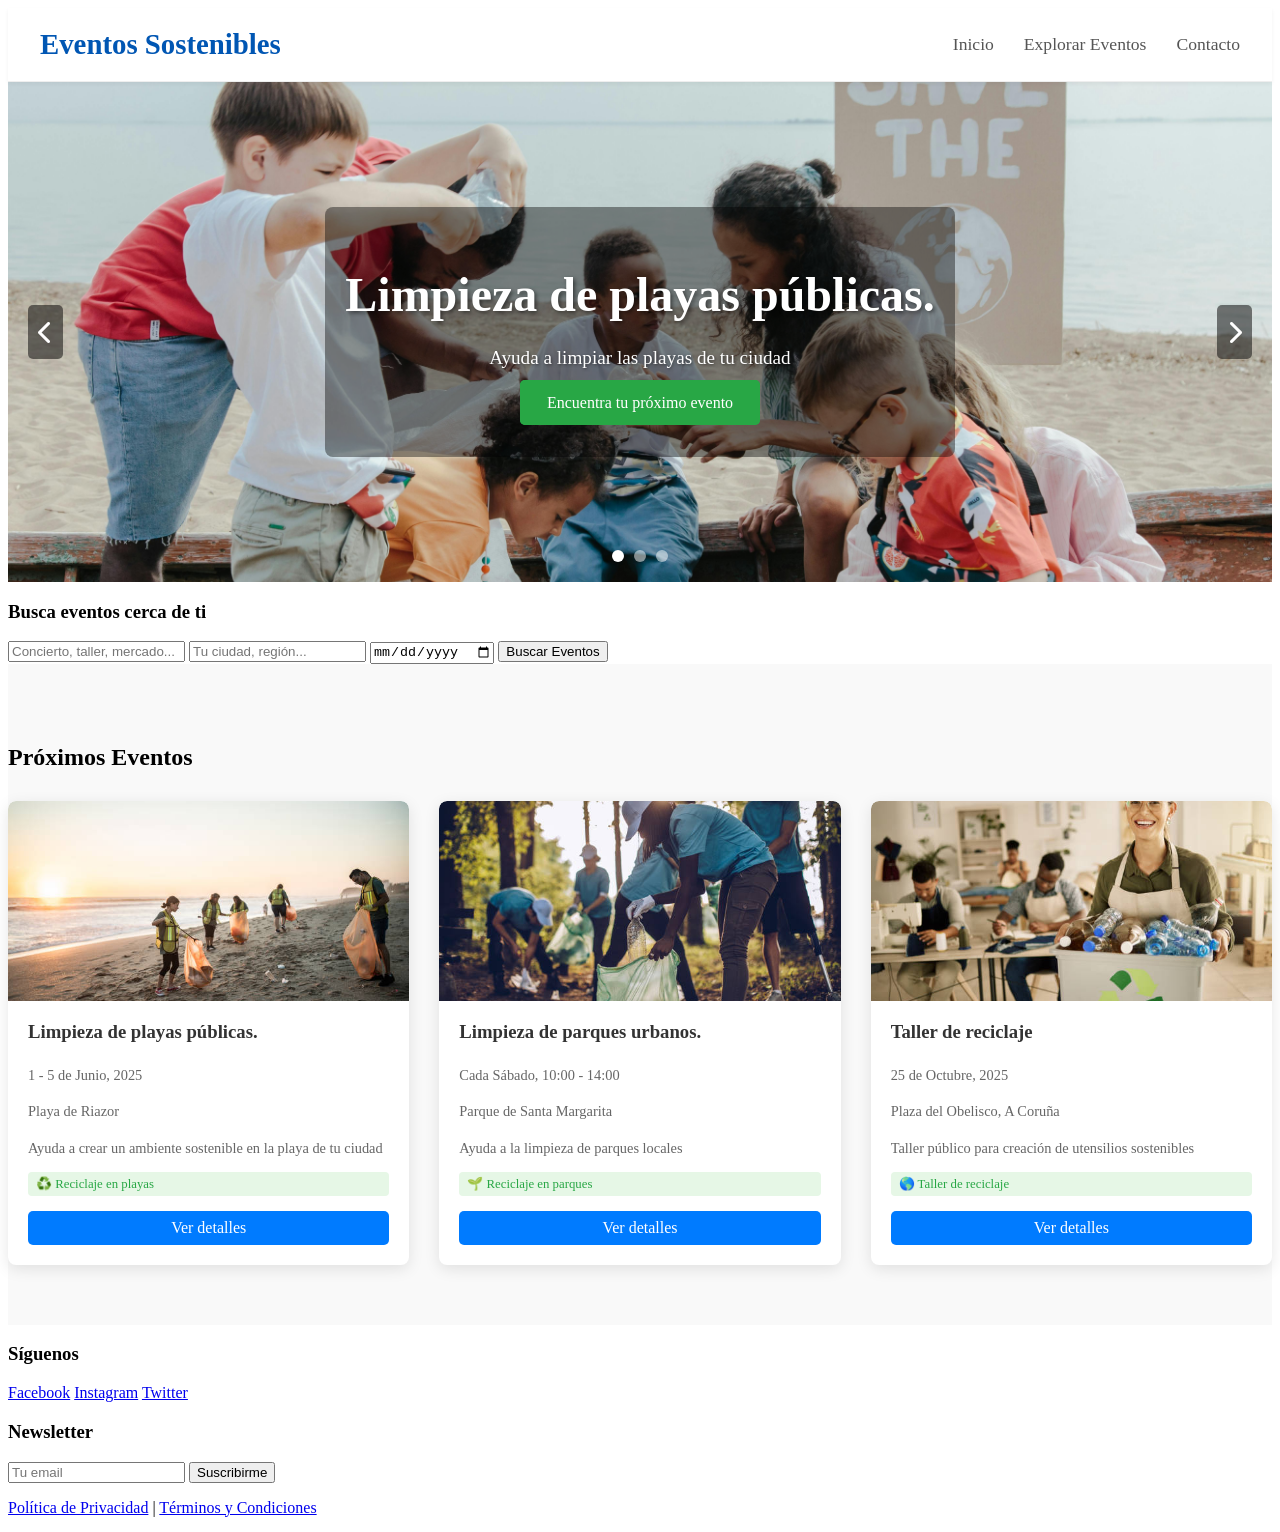
<file: indra/html/index.html>
<!DOCTYPE html>
<html lang="es">
    <head>
        <meta charset="UTF-8">
        <meta name="viewport" content="width=device-width, initial-scale=1.0">
        <title>Eventos Sostenibles</title>
        <link rel="stylesheet" href="./css/style.css">
        <link rel="stylesheet" href="https://cdnjs.cloudflare.com/ajax/libs/font-awesome/6.0.0-beta3/css/all.min.css">
        <link rel="icon" type="image/x-icon" href="images/logo.png">
    </head>
<body>

    <header>
        <div class="container">
            <div class="logo">
                <a href="index.html">
                    <h1>Eventos Sostenibles</h1>
                </a>
            </div>
            <nav>
                <ul>
                    <li><a href="index.html">Inicio</a></li>
                    <li><a href="eventos.html">Explorar Eventos</a></li>
                    <li><a href="contacto.html">Contacto</a></li>
                </ul>
            </nav>
        </div>
    </header>

    <main>
        <section id="hero-carousel-fade">
            <div class="carousel-fade-container">
                <div class="carousel-fade-slide active">
                    <img src="images/evento11.jpg" alt="Evento 1: Limpieza de playas">
                    <div class="hero-content">
                        <h2>Limpieza de playas públicas.</h2>
                        <p></p>
                        <p>Ayuda a limpiar las playas de tu ciudad</p>
                        <a href="eventos.html" class="btn-primary">Encuentra tu próximo evento</a>
                        <p></p>
                    </div>
                </div>
                <div class="carousel-fade-slide">
                    <img src="images/evento22.jpg" alt="Evento 2: Limpieza de parques">
                    <div class="hero-content">
                        <h2>Limpieza de parques urbanos.</h2>
                        <p></p>
                        <p>Juntate con mas personas a recoger los parques urbanos</p>
                        <a href="eventos.html" class="btn-primary">Conoce más</a>
                        <p></p>
                    </div>
                </div>
                <div class="carousel-fade-slide">
                    <img src="images/evento33.jpg" alt="Evento 3: Conferencia de Sostenibilidad">
                    <div class="hero-content">
                        <h2>Taller de reciclaje.</h2>
                        <p></p>
                        <p>Crea utensilios sostenibles reutilizando otros.</p>
                        <a href="eventos.html" class="btn-primary">Regístrate ahora</a>
                        <p></p>
                    </div>
                </div>
                <button class="carousel-fade-button prev" aria-label="Anterior"><i class="fas fa-chevron-left"></i></button>
                <button class="carousel-fade-button next" aria-label="Siguiente"><i class="fas fa-chevron-right"></i></button>

                <div class="carousel-fade-dots">
                    </div>
            </div>
        </section>

        <section id="quick-search">
            <div class="container">
                <h3>Busca eventos cerca de ti</h3>
                <form action="eventos.html" method="get">
                    <input type="text" name="palabra_clave" placeholder="Concierto, taller, mercado..." class="search-input">
                    <input type="text" name="ubicacion" placeholder="Tu ciudad, región..." class="search-input">
                    <input type="date" name="fecha" class="search-input">
                    <button type="submit" class="btn-secondary">Buscar Eventos</button>
                </form>
            </div>
        </section>

        <section id="featured-events-grid">
            <div class="container">
                <h2>Próximos Eventos</h2>
                <div class="event-grid">
                    <article class="event-card">
                        <img src="images/evento1.jpg" alt="Festival de Música Eco">
                        <div class="event-info">
                            <h3>Limpieza de playas públicas.</h3>
                            <p class="event-date">1 - 5 de Junio, 2025</p>
                            <p class="event-location">Playa de Riazor</p>
                            <p class="event-description">Ayuda a crear un ambiente sostenible en la playa de tu ciudad</p>
                            <span class="sustainability-badge">♻️ Reciclaje en playas</span>
                            <a href="detalles_evento-1.html" class="btn-link">Ver detalles</a>
                        </div>
                    </article>

                    <article class="event-card">
                        <img src="images/evento2.jpg" alt="Feria de Productos Locales">
                        <div class="event-info">
                            <h3>Limpieza de parques urbanos.</h3>
                            <p class="event-date">Cada Sábado, 10:00 - 14:00</p>
                            <p class="event-location">Parque de Santa Margarita</p>
                            <p class="event-description">Ayuda a la limpieza de parques locales</p>
                            <span class="sustainability-badge">🌱 Reciclaje en parques</span>
                            <a href="detalles_evento-2.html" class="btn-link">Ver detalles</a>
                        </div>
                    </article>

                    <article class="event-card">
                        <img src="images/evento3.jpg" alt="Conferencia de Cambio Climático">
                        <div class="event-info">
                            <h3>Taller de reciclaje</h3>
                            <p class="event-date">25 de Octubre, 2025</p>
                            <p class="event-location">Plaza del Obelisco, A Coruña</p>
                            <p class="event-description">Taller público para creación de utensilios sostenibles</p>
                            <span class="sustainability-badge">🌎 Taller de reciclaje</span>
                            <a href="detalles_evento-3.html" class="btn-link">Ver detalles</a>
                        </div>
                    </article>
                    </div>
            </div>
        </section>
    </main>

    <footer>
        <div class="container">
            <div class="footer-columns">
                <div class="footer-col">
                    <h3>Síguenos</h3>
                    <div class="social-links">
                        <a href="#" target="_blank">Facebook</a>
                        <a href="#" target="_blank">Instagram</a>
                        <a href="#" target="_blank">Twitter</a>
                    </div>
                    <h3>Newsletter</h3>
                    <form class="newsletter-form">
                        <input type="email" placeholder="Tu email" required>
                        <button type="submit">Suscribirme</button>
                    </form>
                </div>
            </div>
            <div class="footer-bottom">
                <p><a href="index.html">Política de Privacidad</a> | <a href="index.html">Términos y Condiciones</a></p>
            </div>
        </div>
    </footer>

    <script src="js/carousel.js"></script>
</body>
</html>
</file>
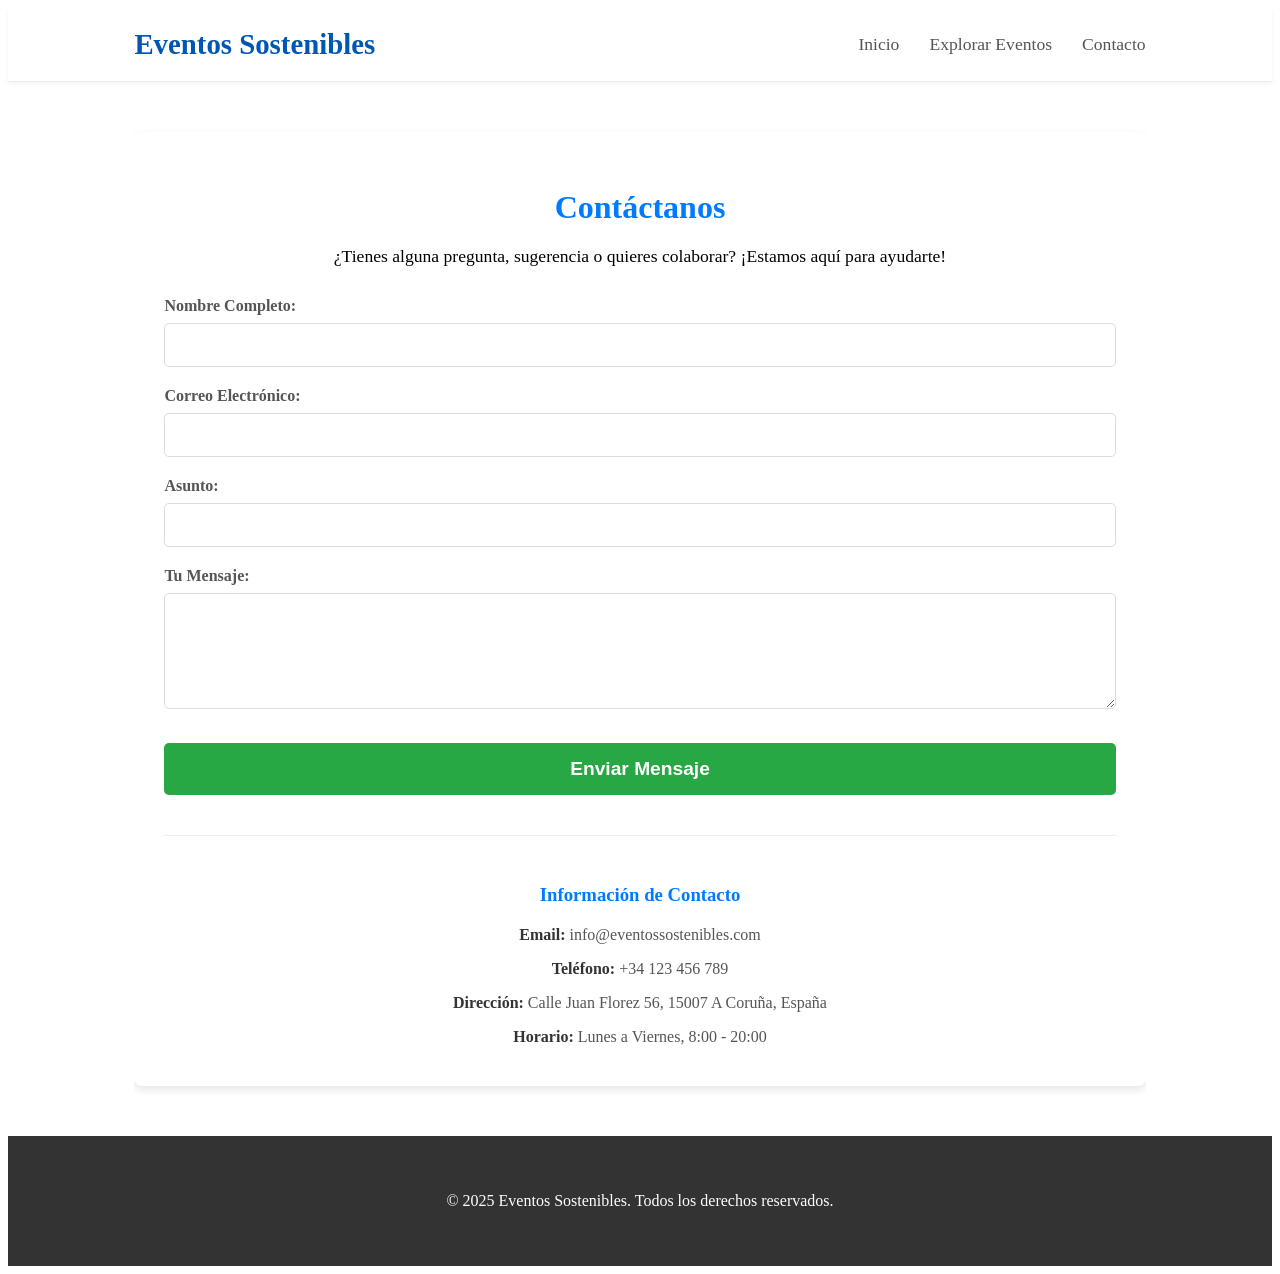
<file: indra/html/contacto.html>
<!DOCTYPE html>
<html lang="es">
    <head>
        <meta charset="UTF-8">
        <meta name="viewport" content="width=device-width, initial-scale=1.0">
        <title>Contacto - Eventos Sostenibles</title>
        <link rel="stylesheet" href="./css/style-contacto.css">
        <link rel="stylesheet" href="https://cdnjs.cloudflare.com/ajax/libs/font-awesome/6.0.0-beta3/css/all.min.css">
        <link rel="icon" type="image/x-icon" href="images/logo.png"> 
    </head>
<body>

    <header>
        <div class="container">
            <div class="logo">
                <a href="index.html">
                    <h1>Eventos Sostenibles</h1>
                </a>
            </div>
            <nav>
                <ul>
                    <li><a href="index.html">Inicio</a></li>
                    <li><a href="eventos.html">Explorar Eventos</a></li>
                    <li><a href="contacto.html">Contacto</a></li>
                </ul>
            </nav>
        </div>
    </header>

    <main>
        <div class="container">
            <section class="contact-section">
                <h2>Contáctanos</h2>
                <p>¿Tienes alguna pregunta, sugerencia o quieres colaborar? ¡Estamos aquí para ayudarte!</p>

                <form class="contact-form" action="#" method="POST">
                    <div class="form-group">
                        <label for="name">Nombre Completo:</label>
                        <input type="text" id="name" name="name" required>
                    </div>

                    <div class="form-group">
                        <label for="email">Correo Electrónico:</label>
                        <input type="email" id="email" name="email" required>
                    </div>

                    <div class="form-group">
                        <label for="subject">Asunto:</label>
                        <input type="text" id="subject" name="subject">
                    </div>

                    <div class="form-group">
                        <label for="message">Tu Mensaje:</label>
                        <textarea id="message" name="message" rows="6" required></textarea>
                    </div>

                    <button type="submit" class="button">Enviar Mensaje</button>
                </form>

                <div class="contact-info">
                    <h3>Información de Contacto</h3>
                    <p><strong>Email:</strong> info@eventossostenibles.com</p>
                    <p><strong>Teléfono:</strong> +34 123 456 789</p>
                    <p><strong>Dirección:</strong> Calle Juan Florez 56, 15007 A Coruña, España</p>
                    <p><strong>Horario:</strong> Lunes a Viernes, 8:00 - 20:00</p>
                </div>
            </section>
        </div>
    </main>

    <footer>
        <div class="container">
            <p>&copy; 2025 Eventos Sostenibles. Todos los derechos reservados.</p>
        </div>
    </footer>

</body>
</html>
</file>
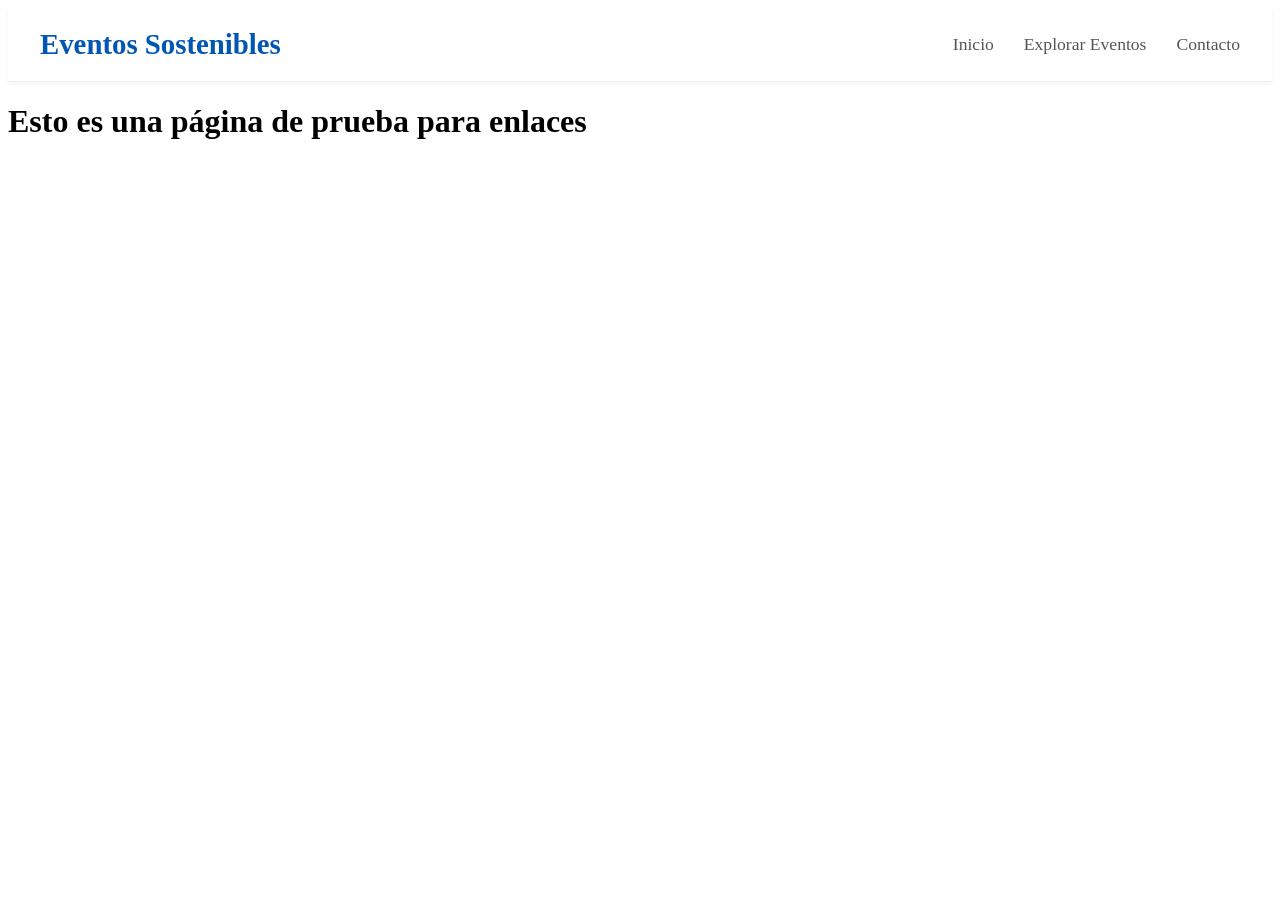
<file: indra/html/detalles_evento-1.html>
<!DOCTYPE html>
<html lang="es">
    <head>
        <meta charset="UTF-8">
        <meta name="viewport" content="width=device-width, initial-scale=1.0">
        <title>Eventos Sostenibles</title>
        <link rel="stylesheet" href="./css/style.css">
        <link rel="stylesheet" href="https://cdnjs.cloudflare.com/ajax/libs/font-awesome/6.0.0-beta3/css/all.min.css">
        <link rel="icon" type="image/x-icon" href="images/logo.png">
    </head>
    <body>

        <header>
            <div class="container">
                <div class="logo">
                    <a href="index.html">
                        <h1>Eventos Sostenibles</h1>
                    </a>
                </div>
                <nav>
                    <ul>
                        <li><a href="index.html">Inicio</a></li>
                        <li><a href="eventos.html">Explorar Eventos</a></li>
                        <li><a href="contacto.html">Contacto</a></li>
                    </ul>
                </nav>
            </div>
        </header>

        <main>
            <h1>Esto es una página de prueba para enlaces</h1>
        </main>
        
    </body>
</html>
</file>
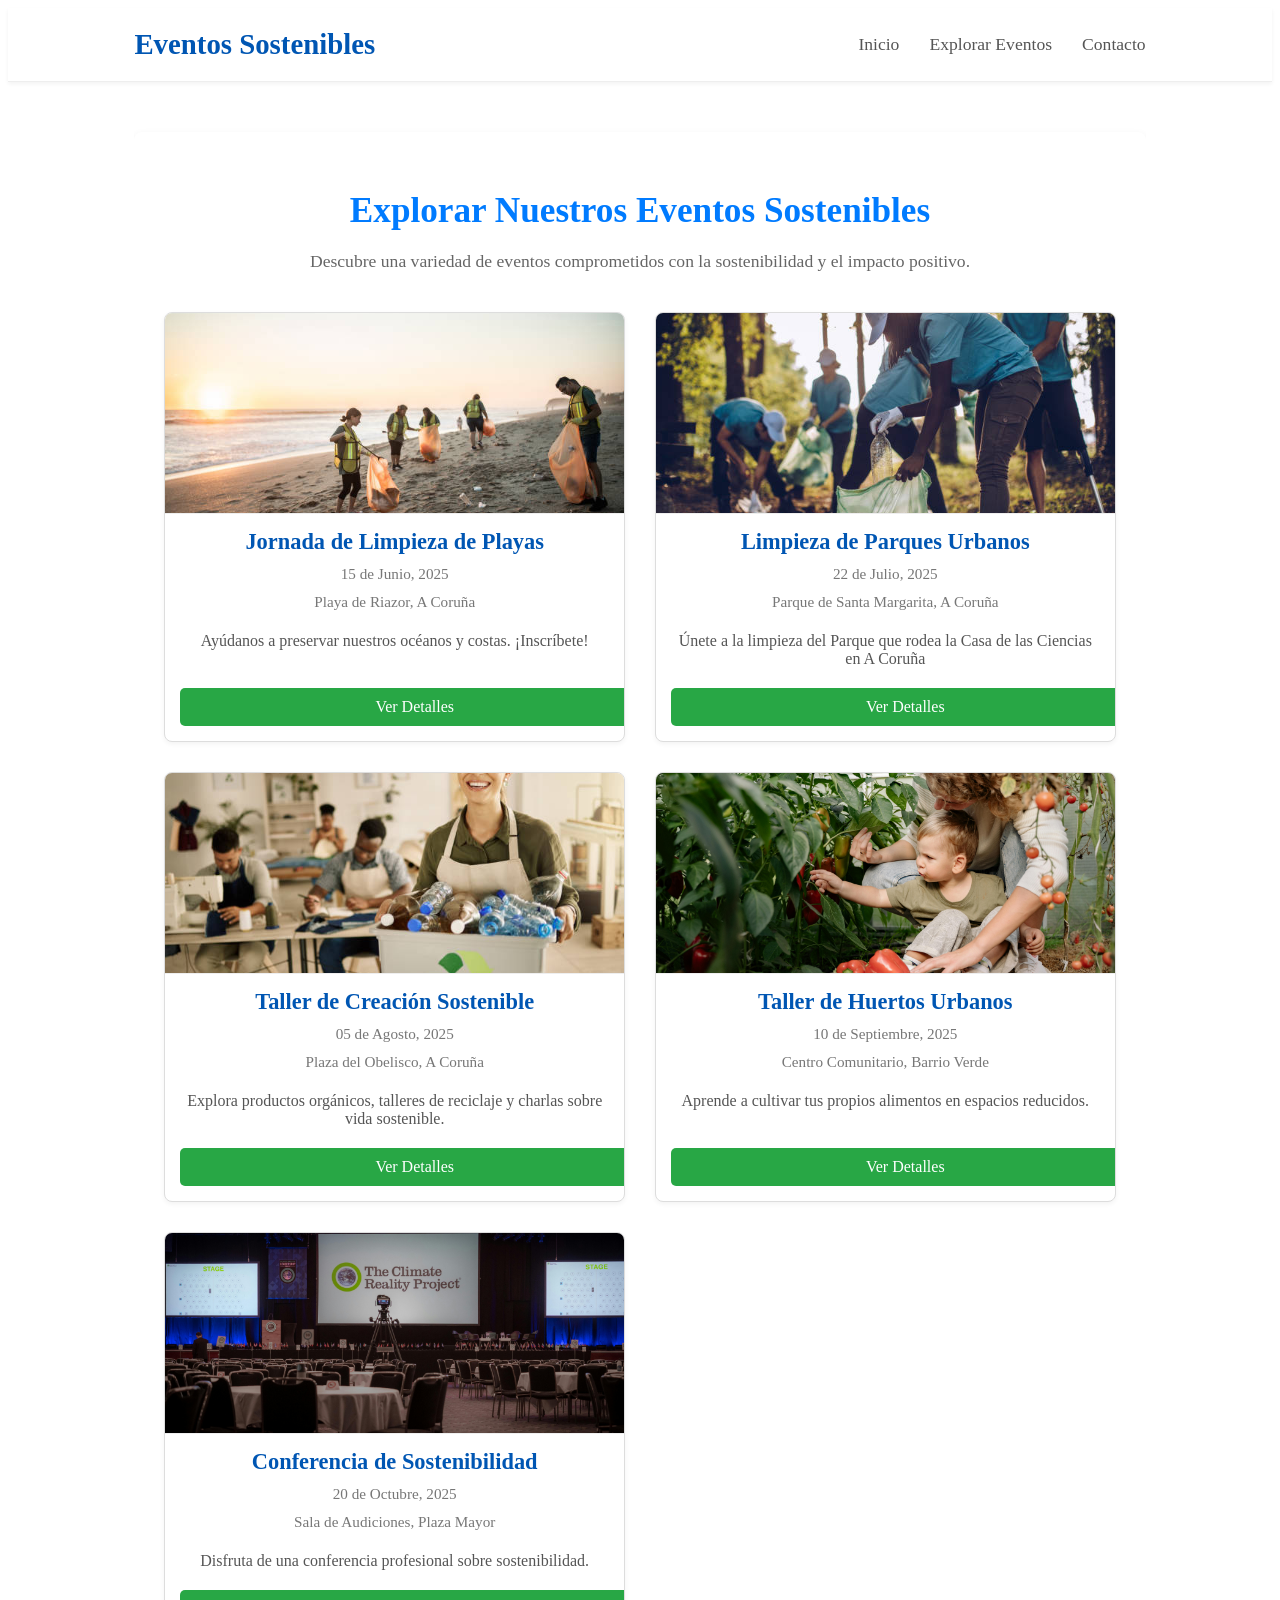
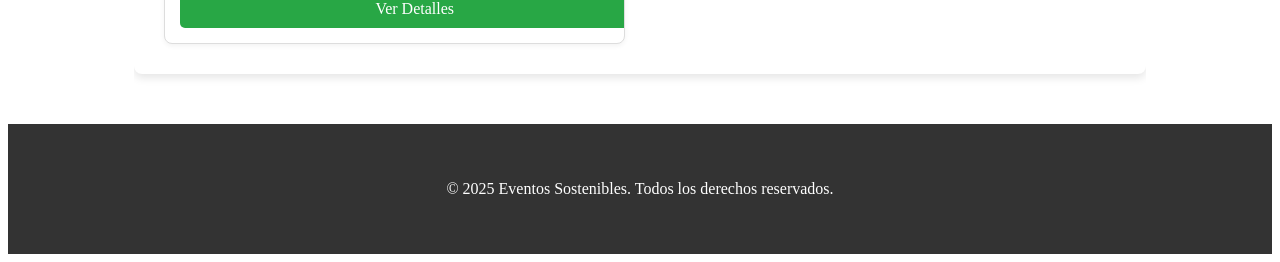
<file: indra/html/eventos.html>
<!DOCTYPE html>
<html lang="es">
    <head>
        <meta charset="UTF-8">
        <meta name="viewport" content="width=device-width, initial-scale=1.0">
        <title>Explorar Eventos - Eventos Sostenibles</title>
        <link rel="stylesheet" href="./css/style-eventos.css">
        <link rel="stylesheet" href="https://cdnjs.cloudflare.com/ajax/libs/font-awesome/6.0.0-beta3/css/all.min.css">
        <link rel="icon" type="image/x-icon" href="images/logo.png"> 
    </head>
<body>

    <header>
        <div class="container">
            <div class="logo">
                <a href="index.html">
                    <h1>Eventos Sostenibles</h1>
                </a>
            </div>
            <nav>
                <ul>
                    <li><a href="index.html">Inicio</a></li>
                    <li><a href="eventos.html">Explorar Eventos</a></li>
                    <li><a href="contacto.html">Contacto</a></li>
                </ul>
            </nav>
        </div>
    </header>

    <main>
        <div class="container">
            <section class="events-listing">
                <h2>Explorar Nuestros Eventos Sostenibles</h2>
                <p>Descubre una variedad de eventos comprometidos con la sostenibilidad y el impacto positivo.</p>

                <div class="event-grid">
                    <article class="event-card">
                        <img src="./images/evento1.jpg" alt="Imagen de recogida en playa">
                        <h3>Jornada de Limpieza de Playas</h3>
                        <p class="event-date">15 de Junio, 2025</p>
                        <p class="event-location">Playa de Riazor, A Coruña</p>
                        <p class="event-description">Ayúdanos a preservar nuestros océanos y costas. ¡Inscríbete! </p>
                        <a href="./detalles_evento-1.html" class="button">Ver Detalles</a>
                    </article>

                    <article class="event-card">
                        <img src="./images/evento2.jpg" alt="Imagen de recogida en parque">
                        <h3>Limpieza de Parques Urbanos</h3>
                        <p class="event-date">22 de Julio, 2025</p>
                        <p class="event-location">Parque de Santa Margarita, A Coruña</p>
                        <p class="event-description">Únete a la limpieza del Parque que rodea la Casa de las Ciencias en A Coruña</p>
                        <a href="./detalles_evento-2.html" class="button">Ver Detalles</a>
                    </article>

                    <article class="event-card">
                        <img src="./images/evento3.jpg" alt="Imagen de taller sopstenible">
                        <h3>Taller de Creación Sostenible</h3>
                        <p class="event-date">05 de Agosto, 2025</p>
                        <p class="event-location">Plaza del Obelisco, A Coruña</p>
                        <p class="event-description">Explora productos orgánicos, talleres de reciclaje y charlas sobre vida sostenible.</p>
                        <a href="./detalles_evento-3.html" class="button">Ver Detalles</a>
                    </article>

                    <article class="event-card">
                        <img src="./images/evento4.jpg" alt="Imagen de Taller de Huertos Urbanos">
                        <h3>Taller de Huertos Urbanos</h3>
                        <p class="event-date">10 de Septiembre, 2025</p>
                        <p class="event-location">Centro Comunitario, Barrio Verde</p>
                        <p class="event-description">Aprende a cultivar tus propios alimentos en espacios reducidos.</p>
                        <a href="./detalles_evento-4.html" class="button">Ver Detalles</a>
                    </article>

                    <article class="event-card">
                        <img src="./images/evento5.jpg" alt="Imagen de Conferencia Sostenible">
                        <h3>Conferencia de Sostenibilidad</h3>
                        <p class="event-date">20 de Octubre, 2025</p>
                        <p class="event-location">Sala de Audiciones, Plaza Mayor</p>
                        <p class="event-description">Disfruta de una conferencia profesional sobre sostenibilidad.</p>
                        <a href="./detalles_evento-5.html" class="button">Ver Detalles</a>
                    </article>

                </div>
            </section>
        </div>
    </main>

    <footer>
        <div class="container">
            <p>&copy; 2025 Eventos Sostenibles. Todos los derechos reservados.</p>
        </div>
    </footer>

</body>
</html>
</file>
<file: indra/html/css/style.css>
header {
    background-color: #ffffff;
    padding: 20px 0;
    border-bottom: 1px solid #eee;
    box-shadow: 0 2px 4px rgba(0,0,0,0.05);
    position: sticky;
    top: 0;
    z-index: 1000;
}

header .container {
    display: flex;
    justify-content: space-between;
    align-items: center;
    max-width: 1200px;
    margin: 0 auto;
    padding: 0 20px;
}

.logo a {
    text-decoration: none;
    color: #333;
}

.logo h1 {
    margin: 0;
    font-size: 1.8em;
    color: #0056b3;
    font-weight: 700;
}

nav ul {
    list-style: none;
    margin: 0;
    padding: 0;
    display: flex;
}

nav ul li {
    margin-left: 30px;
}

nav ul li a {
    text-decoration: none;
    color: #555;
    font-weight: 500;
    transition: color 0.3s ease;
    font-size: 1.1em;
}

nav ul li a:hover {
    color: #007bff;
}

@media (max-width: 768px) {
    header .container {
        flex-direction: column;
        text-align: center;
    }

    .logo {
        margin-bottom: 15px;
    }

    nav ul {
        flex-direction: column;
    }

    nav ul li {
        margin: 10px 0;
    }
}

#hero-carousel-fade {
    position: relative;
    width: 100%;
    height: 500px;
    overflow: hidden;
}

.carousel-fade-container {
    position: relative;
    width: 100%;
    height: 100%;
}

.carousel-fade-slide {
    position: absolute;
    top: 0;
    left: 0;
    width: 100%;
    height: 100%;
    opacity: 0;
    transition: opacity 1s ease-in-out;
    z-index: 1;
    display: flex;
    align-items: center;
    justify-content: center;
    color: white;
    text-align: center;
}

.carousel-fade-slide.active {
    opacity: 1;
    z-index: 2;
}

.carousel-fade-slide img {
    position: absolute;
    top: 0;
    left: 0;
    width: 100%;
    height: 100%;
    object-fit: cover;
    z-index: -1;
}

.carousel-fade-slide .hero-content {
    position: relative;
    max-width: 800px;
    padding: 20px;
    background-color: rgba(0, 0, 0, 0.4);
    border-radius: 8px;
}

.carousel-fade-slide h2 {
    font-size: 3em;
    margin-bottom: 15px;
    text-shadow: 2px 2px 4px rgba(0,0,0,0.5);
}

.carousel-fade-slide p {
    font-size: 1.2em;
    margin-bottom: 25px;
    text-shadow: 1px 1px 3px rgba(0,0,0,0.5);
}

.carousel-fade-button {
    position: absolute;
    top: 50%;
    transform: translateY(-50%);
    background-color: rgba(0, 0, 0, 0.5);
    color: white;
    border: none;
    padding: 15px 10px;
    cursor: pointer;
    z-index: 3;
    border-radius: 5px;
    font-size: 24px;
    display: flex;
    align-items: center;
    justify-content: center;
}

.carousel-fade-button.prev {
    left: 20px;
}

.carousel-fade-button.next {
    right: 20px;
}

.carousel-fade-button:hover {
    background-color: rgba(0, 0, 0, 0.7);
}

.carousel-fade-dots {
    position: absolute;
    bottom: 20px;
    left: 50%;
    transform: translateX(-50%);
    z-index: 3;
    display: flex;
    gap: 10px;
}

.carousel-fade-dots .dot {
    width: 12px;
    height: 12px;
    background-color: rgba(255, 255, 255, 0.5);
    border-radius: 50%;
    cursor: pointer;
    transition: background-color 0.3s ease;
}

.carousel-fade-dots .dot.active {
    background-color: white;
}

.btn-primary {
    background-color: #28a745;
    color: white;
    padding: 12px 25px;
    border-radius: 5px;
    text-decoration: none;
    transition: background-color 0.3s ease;
    border: 2px solid #28a745; 
}
.btn-primary:hover {
    background-color: #218838;
    border-color: #218838;
}

#featured-events-grid {
    padding: 60px 0;
    background-color: #f9f9f9;
}

.event-grid {
    display: grid;
    grid-template-columns: repeat(auto-fit, minmax(300px, 1fr));
    gap: 30px;
    margin-top: 30px;
}

.event-card {
    background-color: #fff;
    border-radius: 8px;
    box-shadow: 0 4px 15px rgba(0, 0, 0, 0.1);
    overflow: hidden;
    display: flex;
    flex-direction: column;
}

.event-card img {
    width: 100%;
    height: 200px;
    object-fit: cover;
    border-top-left-radius: 8px;
    border-top-right-radius: 8px;
}

.event-card .event-info {
    padding: 20px;
    flex-grow: 1;
    display: flex;
    flex-direction: column;
}

.event-card h3 {
    margin-top: 0;
    margin-bottom: 10px;
    color: #333;
}

.event-card p {
    font-size: 0.9em;
    color: #666;
    margin-bottom: 5px;
}

.event-card .sustainability-badge {
    display: inline-block;
    background-color: #e6f7e6;
    color: #28a745;
    padding: 4px 8px;
    border-radius: 4px;
    font-size: 0.8em;
    margin-top: 10px;
    margin-bottom: 15px;
}

.event-card .btn-link {
    display: inline-block;
    margin-top: auto;
    padding: 8px 15px;
    background-color: #007bff;
    color: white;
    text-decoration: none;
    border-radius: 5px;
    text-align: center;
    transition: background-color 0.3s ease;
}

.event-card .btn-link:hover {
    background-color: #0056b3;
}
</file>
<file: indra/html/css/style-contacto.css>
header {
    background-color: #ffffff;
    padding: 20px 0;
    border-bottom: 1px solid #eee;
    box-shadow: 0 2px 4px rgba(0,0,0,0.05);
    position: sticky;
    top: 0;
    z-index: 1000;
}

header .container {
    display: flex;
    justify-content: space-between;
    align-items: center;
    max-width: 1200px;
    margin: 0 auto;
    padding: 0 20px;
}

.container {
    width: 80%;
    margin: auto;
    overflow: hidden;
    padding: 20px 0;
    max-width: 1200px;
}

h1, h2, h3, h4, h5, h6 {
    color: #0056b3;
    margin-bottom: 15px;
}

header {
    background-color: #ffffff;
    padding: 20px 0;
    border-bottom: 1px solid #eee;
    box-shadow: 0 2px 4px rgba(0,0,0,0.05);
    position: sticky;
    top: 0;
    z-index: 1000;
}

header .container {
    display: flex;
    justify-content: space-between;
    align-items: center;
    padding: 0 20px;
}

.logo a {
    text-decoration: none;
    color: #333;
}

.logo h1 {
    margin: 0;
    font-size: 1.8em;
    color: #0056b3;
    font-weight: 700;
}

nav ul {
    list-style: none;
    margin: 0;
    padding: 0;
    display: flex;
}

nav ul li {
    margin-left: 30px;
}

nav ul li a {
    text-decoration: none;
    color: #555;
    font-weight: 500;
    transition: color 0.3s ease;
    font-size: 1.1em;
}

nav ul li a:hover {
    color: #007bff;
}

.button {
    display: inline-block;
    background-color: #28a745;
    color: white;
    padding: 10px 20px;
    border: none;
    border-radius: 5px;
    cursor: pointer;
    font-size: 1em;
    transition: background-color 0.3s ease;
    text-decoration: none;
}

.button:hover {
    background-color: #218838;
}

footer {
    background-color: #333;
    color: white;
    text-align: center;
    padding: 20px 0;
    margin-top: 30px;
}

.contact-section {
    background-color: #fff;
    padding: 30px;
    border-radius: 8px;
    box-shadow: 0 4px 8px rgba(0,0,0,0.1);
    margin-top: 30px;
}

.contact-section h2 {
    text-align: center;
    margin-bottom: 20px;
    font-size: 2em;
    color: #007bff;
}

.contact-section p {
    text-align: center;
    margin-bottom: 30px;
    font-size: 1.1em;
}

.contact-form .form-group {
    margin-bottom: 20px;
}

.contact-form label {
    display: block;
    margin-bottom: 8px;
    font-weight: bold;
    color: #555;
}

.contact-form input[type="text"],
.contact-form input[type="email"],
.contact-form textarea {
    width: 100%;
    padding: 12px;
    border: 1px solid #ddd;
    border-radius: 5px;
    font-size: 1em;
    box-sizing: border-box;
    transition: border-color 0.3s ease;
}

.contact-form input[type="text"]:focus,
.contact-form input[type="email"]:focus,
.contact-form textarea:focus {
    border-color: #007bff;
    outline: none;
}

.contact-form textarea {
    resize: vertical;
    min-height: 100px;
}

.contact-form .button {
    width: 100%;
    padding: 15px;
    font-size: 1.2em;
    font-weight: bold;
    margin-top: 10px;
}

.contact-info {
    margin-top: 40px;
    padding-top: 30px;
    border-top: 1px solid #eee;
    text-align: center;
}

.contact-info h3 {
    color: #007bff;
    margin-bottom: 20px;
}

.contact-info p {
    margin-bottom: 10px;
    font-size: 1em;
    color: #555;
}

.contact-info strong {
    color: #333;
}

@media (max-width: 768px) {
    .container {
        width: 95%;
        padding: 10px 0;
    }

    header .container {
        flex-direction: column;
        text-align: center;
        padding: 10px;
    }

    .logo {
        margin-bottom: 15px;
    }

    nav ul {
        flex-direction: column;
    }

    nav ul li {
        margin: 10px 0;
    }

    .contact-section {
        padding: 20px;
    }

    .contact-section h2 {
        font-size: 1.8em;
    }

    .contact-section p {
        font-size: 1em;
    }
}

@media (max-width: 480px) {
    .contact-form .button {
        font-size: 1.1em;
        padding: 12px;
    }
}
</file>
<file: indra/html/css/style-eventos.css>
header {
    background-color: #ffffff;
    padding: 20px 0;
    border-bottom: 1px solid #eee;
    box-shadow: 0 2px 4px rgba(0,0,0,0.05);
    position: sticky;
    top: 0;
    z-index: 1000;
}

header .container {
    display: flex;
    justify-content: space-between;
    align-items: center;
    max-width: 1200px;
    margin: 0 auto;
    padding: 0 20px;
}

.container {
    width: 80%;
    margin: auto;
    overflow: hidden;
    padding: 20px 0;
    max-width: 1200px;
}

h1, h2, h3, h4, h5, h6 {
    color: #0056b3;
    margin-bottom: 15px;
}

.logo a {
    text-decoration: none;
    color: #333;
}

.logo h1 {
    margin: 0;
    font-size: 1.8em;
    color: #0056b3;
    font-weight: 700;
}

nav ul {
    list-style: none;
    margin: 0;
    padding: 0;
    display: flex;
}

nav ul li {
    margin-left: 30px;
}

nav ul li a {
    text-decoration: none;
    color: #555;
    font-weight: 500;
    transition: color 0.3s ease;
    font-size: 1.1em;
}

nav ul li a:hover {
    color: #007bff;
}

.button {
    display: inline-block;
    background-color: #28a745;
    color: white;
    padding: 10px 20px;
    border: none;
    border-radius: 5px;
    cursor: pointer;
    font-size: 1em;
    transition: background-color 0.3s ease;
    text-decoration: none;
}

.button:hover {
    background-color: #218838;
}

footer {
    background-color: #333;
    color: white;
    text-align: center;
    padding: 20px 0;
    margin-top: 30px;
}

.events-listing {
    background-color: #fff;
    padding: 30px;
    border-radius: 8px;
    box-shadow: 0 4px 8px rgba(0,0,0,0.1);
    margin-top: 30px;
}

.events-listing h2 {
    text-align: center;
    margin-bottom: 20px;
    font-size: 2.2em;
    color: #007bff;
}

.events-listing p {
    text-align: center;
    margin-bottom: 40px;
    font-size: 1.1em;
    color: #666;
}

.event-grid {
    display: grid;
    grid-template-columns: repeat(auto-fit, minmax(300px, 1fr));
    gap: 30px;
}

.event-card {
    background-color: #ffffff;
    border: 1px solid #ddd;
    border-radius: 8px;
    overflow: hidden;
    box-shadow: 0 2px 5px rgba(0,0,0,0.05);
    text-align: center;
    transition: transform 0.3s ease, box-shadow 0.3s ease;
    display: flex;
    flex-direction: column;
    justify-content: space-between;
}

.event-card:hover {
    transform: translateY(-5px);
    box-shadow: 0 6px 12px rgba(0,0,0,0.1);
}

.event-card img {
    width: 100%;
    height: 200px;
    object-fit: cover;
    border-bottom: 1px solid #eee;
}

.event-card h3 {
    font-size: 1.4em;
    color: #0056b3;
    margin: 15px 10px 5px;
}

.event-card .event-date,
.event-card .event-location {
    font-size: 0.95em;
    color: #777;
    margin: 5px 10px;
}

.event-card .event-description {
    font-size: 1em;
    color: #555;
    padding: 0 15px;
    margin-bottom: 20px;
    flex-grow: 1;
}

.event-card .button {
    margin: 0 15px 15px;
    width: calc(100% - 30px);
}

@media (max-width: 768px) {
    .container {
        width: 95%;
        padding: 10px 0;
    }

    header .container {
        flex-direction: column;
        text-align: center;
        padding: 10px;
    }

    .logo {
        margin-bottom: 15px;
    }

    nav ul {
        flex-direction: column;
    }

    nav ul li {
        margin: 10px 0;
    }

    .events-listing {
        padding: 20px;
    }

    .events-listing h2 {
        font-size: 2em;
    }

    .events-listing p {
        font-size: 1em;
        margin-bottom: 25px;
    }

    .event-grid {
        grid-template-columns: 1fr;
    }

    .event-card {
        margin-bottom: 20px;
    }
}
</file>
